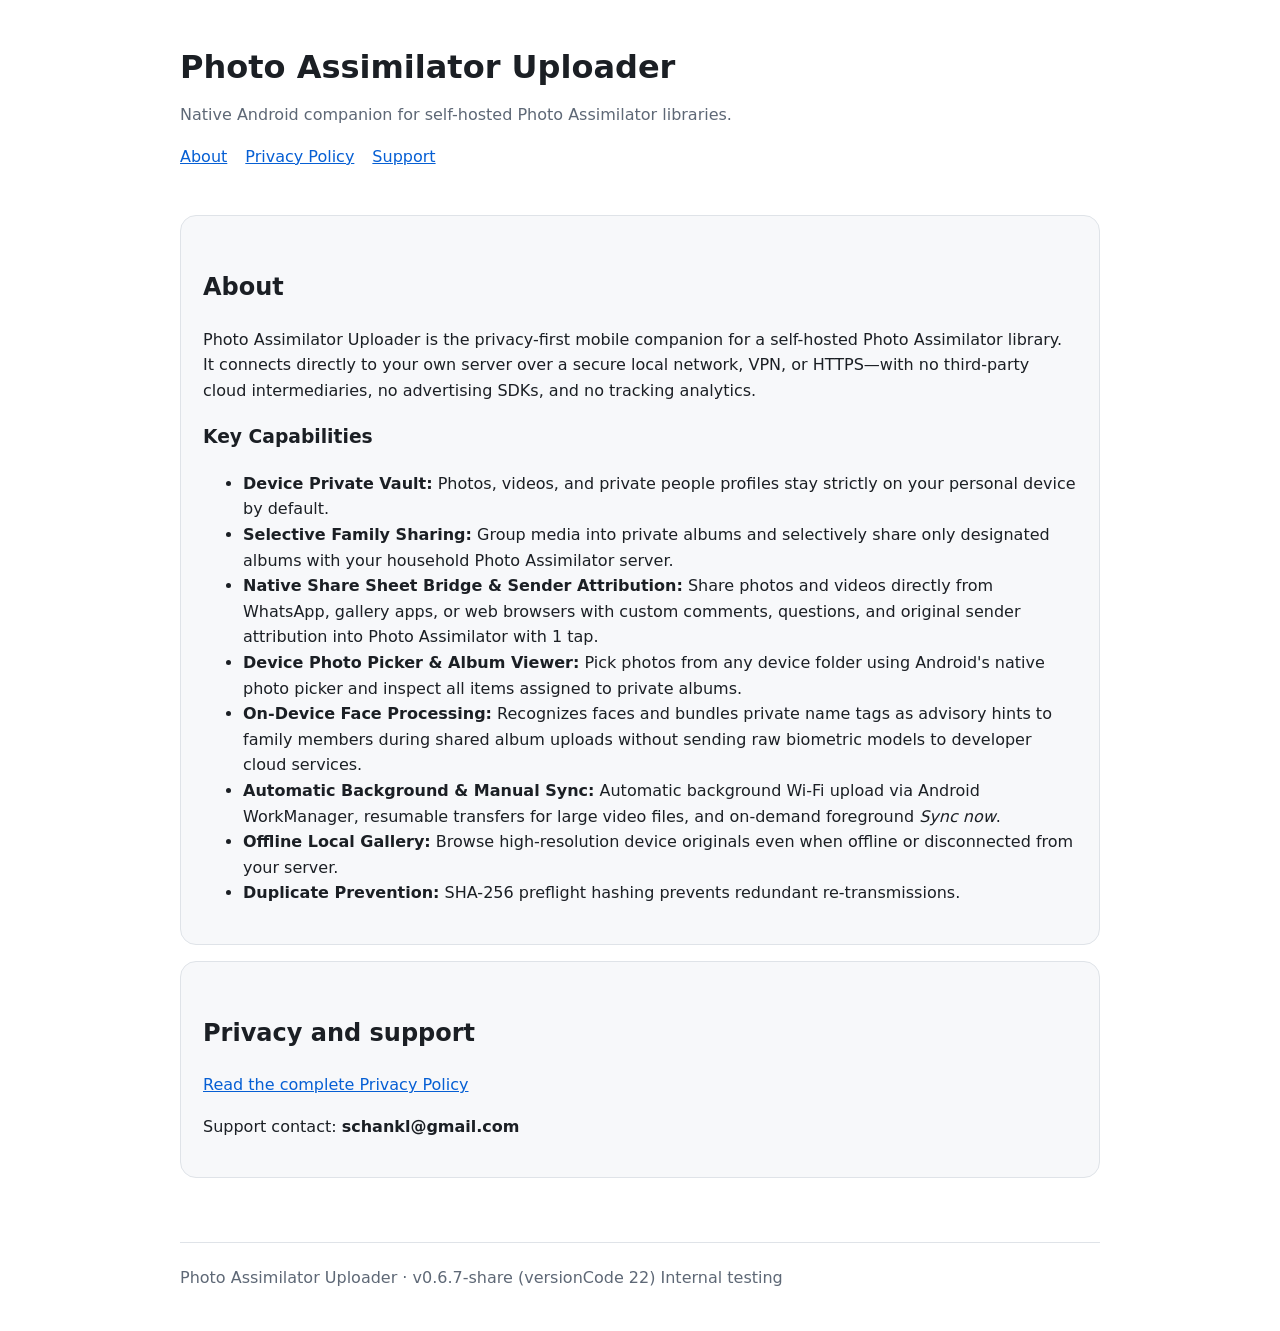
<file: index.html>
<!doctype html>
<html lang="en">
<head>
  <meta charset="utf-8">
  <meta name="viewport" content="width=device-width,initial-scale=1">
  <title>Photo Assimilator Uploader</title>
  <link rel="stylesheet" href="styles.css">
</head>
<body>
<header>
  <h1>Photo Assimilator Uploader</h1>
  <p class="muted">Native Android companion for self-hosted Photo Assimilator libraries.</p>
  <nav>
  <a href="index.html">About</a>
  <a href="privacy.html">Privacy Policy</a>
  <a href="support.html">Support</a>
</nav>
</header>
<main>
  <div class="card">
    <h2>About</h2>
    <p>Photo Assimilator Uploader is the privacy-first mobile companion for a self-hosted Photo Assimilator library. It connects directly to your own server over a secure local network, VPN, or HTTPS—with no third-party cloud intermediaries, no advertising SDKs, and no tracking analytics.</p>
    
    <h3>Key Capabilities</h3>
    <ul>
      <li><strong>Device Private Vault:</strong> Photos, videos, and private people profiles stay strictly on your personal device by default.</li>
      <li><strong>Selective Family Sharing:</strong> Group media into private albums and selectively share only designated albums with your household Photo Assimilator server.</li>
      <li><strong>Native Share Sheet Bridge &amp; Sender Attribution:</strong> Share photos and videos directly from WhatsApp, gallery apps, or web browsers with custom comments, questions, and original sender attribution into Photo Assimilator with 1 tap.</li>
      <li><strong>Device Photo Picker &amp; Album Viewer:</strong> Pick photos from any device folder using Android's native photo picker and inspect all items assigned to private albums.</li>
      <li><strong>On-Device Face Processing:</strong> Recognizes faces and bundles private name tags as advisory hints to family members during shared album uploads without sending raw biometric models to developer cloud services.</li>
      <li><strong>Automatic Background &amp; Manual Sync:</strong> Automatic background Wi-Fi upload via Android WorkManager, resumable transfers for large video files, and on-demand foreground <em>Sync now</em>.</li>
      <li><strong>Offline Local Gallery:</strong> Browse high-resolution device originals even when offline or disconnected from your server.</li>
      <li><strong>Duplicate Prevention:</strong> SHA-256 preflight hashing prevents redundant re-transmissions.</li>
    </ul>
  </div>

  <div class="card">
    <h2>Privacy and support</h2>
    <p><a href="privacy.html">Read the complete Privacy Policy</a></p>
    <p>Support contact: <strong>schankl@gmail.com</strong></p>
  </div>
</main>
<footer>
  Photo Assimilator Uploader · v0.6.7-share (versionCode 22) Internal testing
</footer>
</body>
</html>
</file>
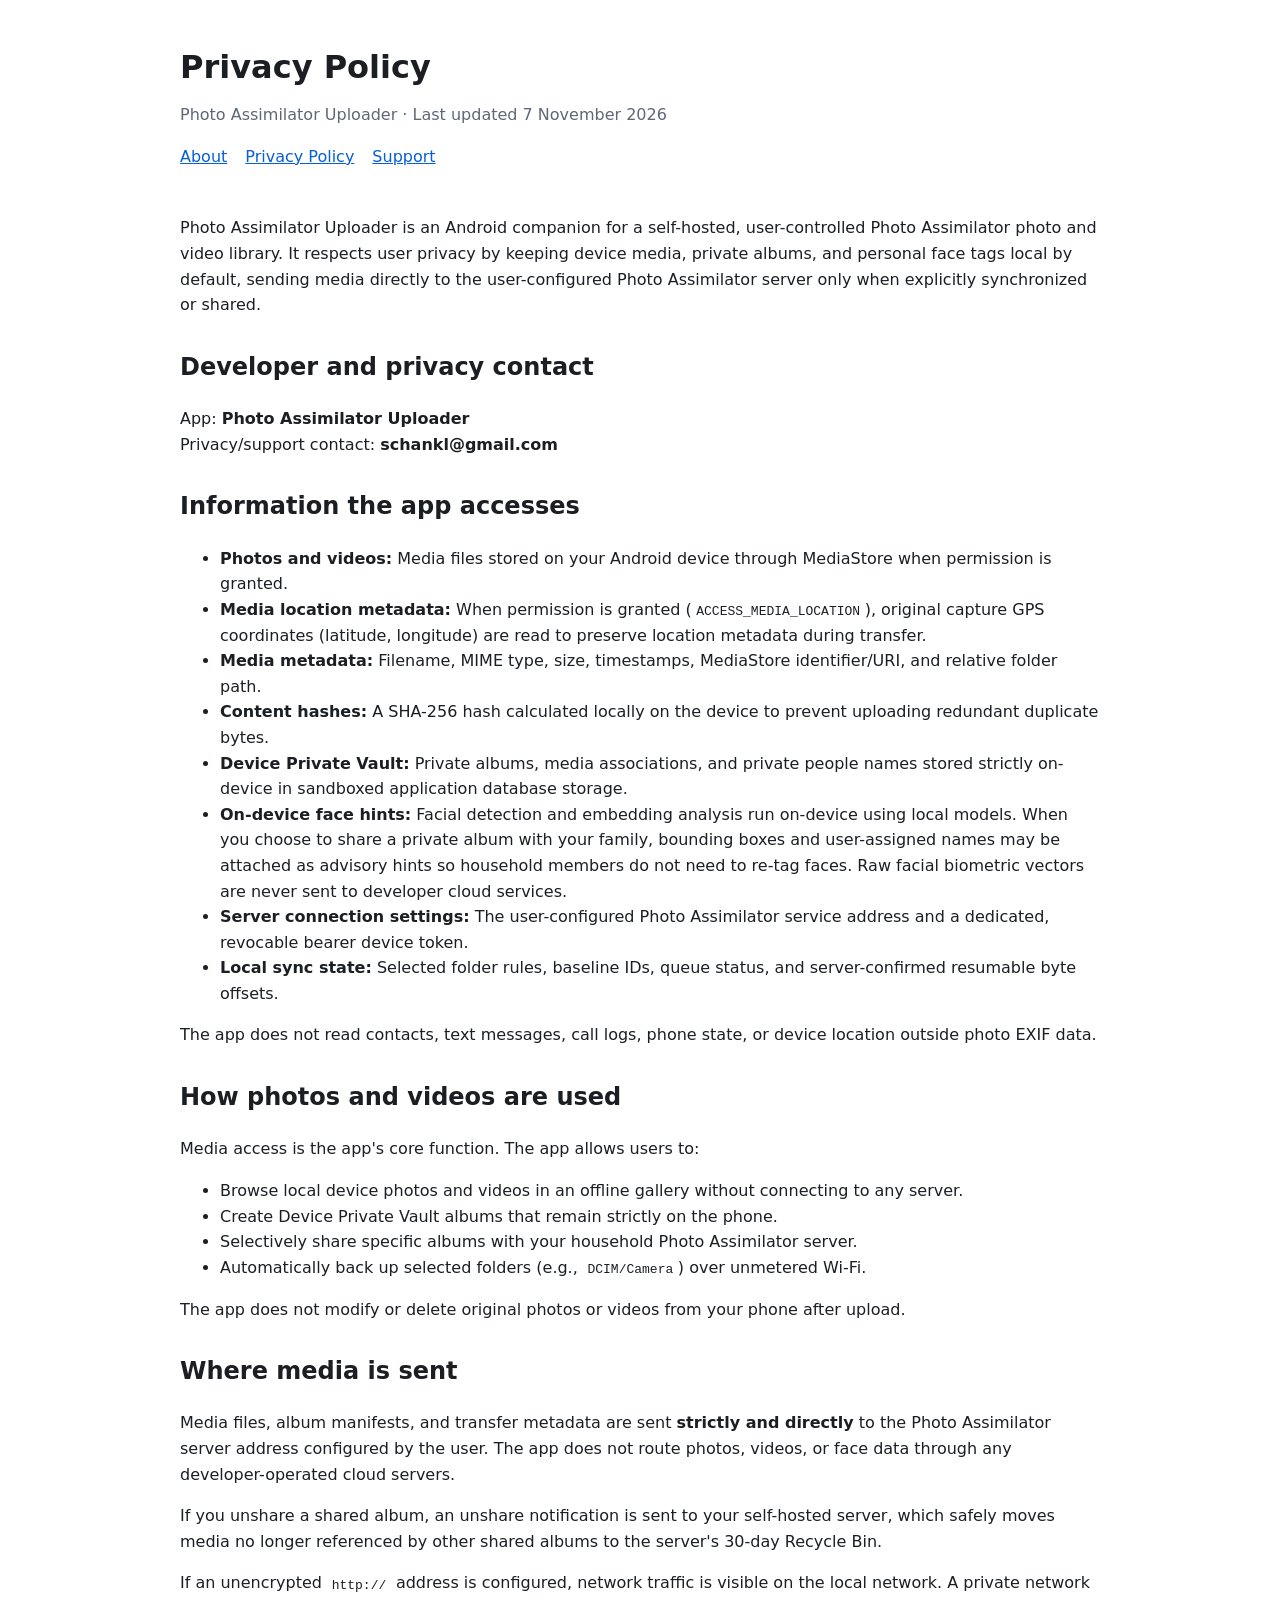
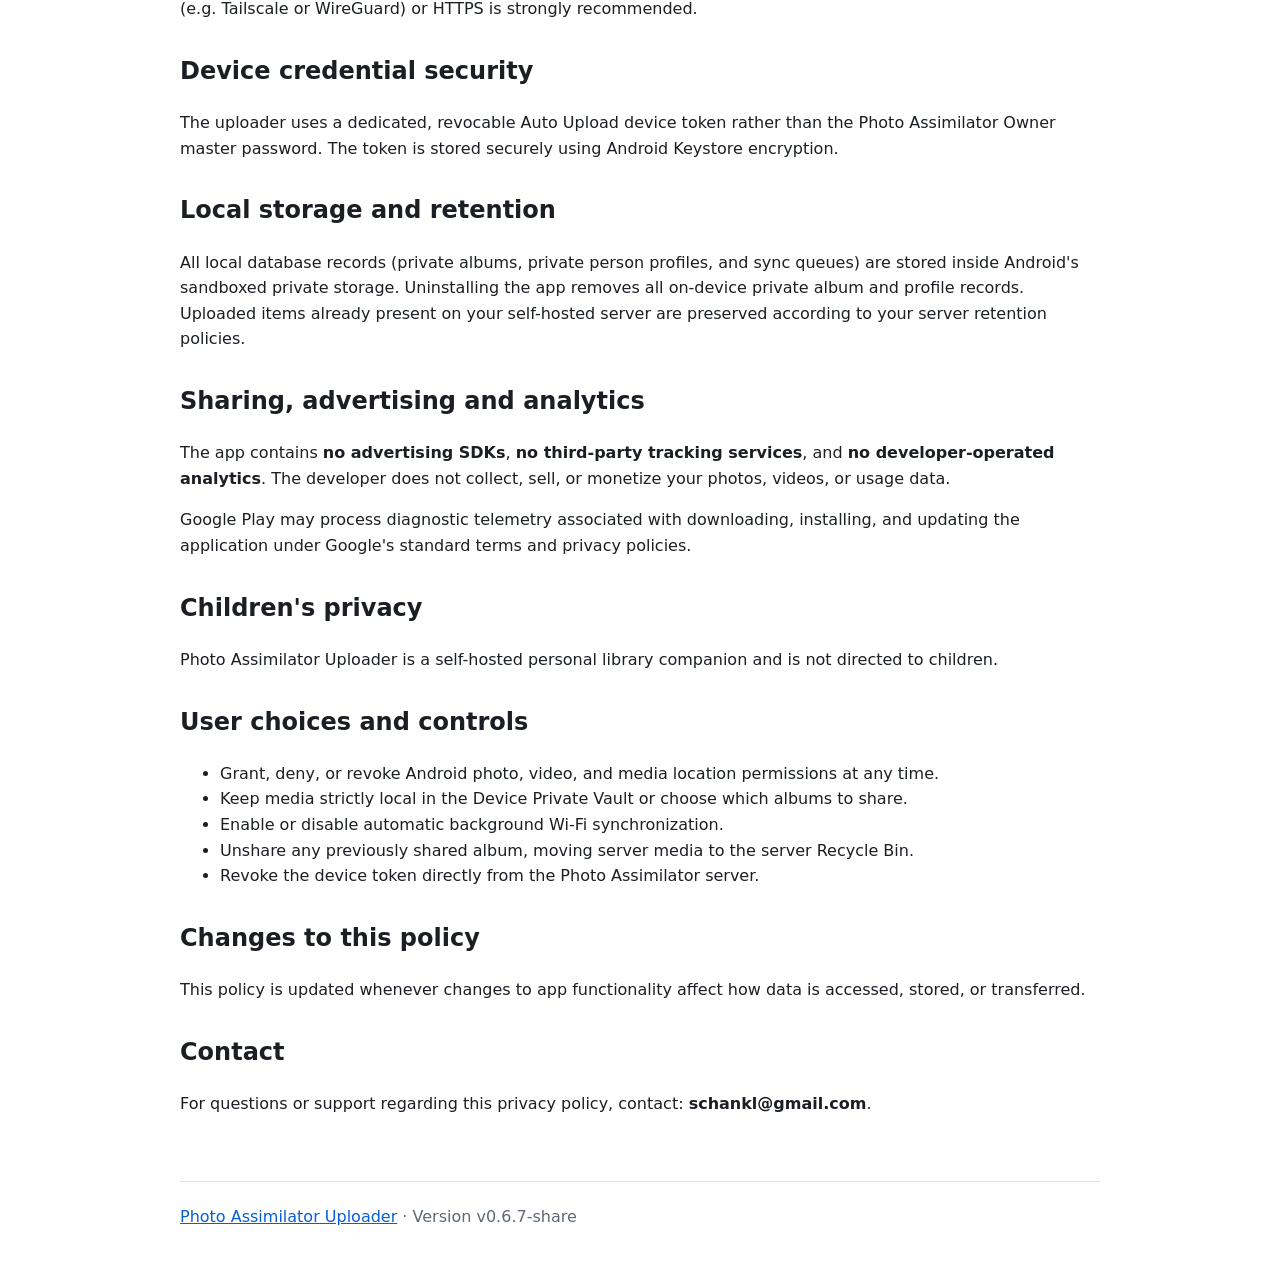
<file: privacy.html>
<!doctype html>
<html lang="en">
<head>
  <meta charset="utf-8">
  <meta name="viewport" content="width=device-width,initial-scale=1">
  <title>Privacy Policy — Photo Assimilator Uploader</title>
  <link rel="stylesheet" href="styles.css">
</head>
<body>
<header>
  <h1>Privacy Policy</h1>
  <p class="muted">Photo Assimilator Uploader · Last updated 7 November 2026</p>
  <nav>
  <a href="index.html">About</a>
  <a href="privacy.html">Privacy Policy</a>
  <a href="support.html">Support</a>
</nav>
</header>
<main>
  <p>Photo Assimilator Uploader is an Android companion for a self-hosted, user-controlled Photo Assimilator photo and video library. It respects user privacy by keeping device media, private albums, and personal face tags local by default, sending media directly to the user-configured Photo Assimilator server only when explicitly synchronized or shared.</p>

  <h2>Developer and privacy contact</h2>
  <p>App: <strong>Photo Assimilator Uploader</strong><br>
  Privacy/support contact: <strong>schankl@gmail.com</strong></p>

  <h2>Information the app accesses</h2>
  <ul>
    <li><strong>Photos and videos:</strong> Media files stored on your Android device through MediaStore when permission is granted.</li>
    <li><strong>Media location metadata:</strong> When permission is granted (<code>ACCESS_MEDIA_LOCATION</code>), original capture GPS coordinates (latitude, longitude) are read to preserve location metadata during transfer.</li>
    <li><strong>Media metadata:</strong> Filename, MIME type, size, timestamps, MediaStore identifier/URI, and relative folder path.</li>
    <li><strong>Content hashes:</strong> A SHA-256 hash calculated locally on the device to prevent uploading redundant duplicate bytes.</li>
    <li><strong>Device Private Vault:</strong> Private albums, media associations, and private people names stored strictly on-device in sandboxed application database storage.</li>
    <li><strong>On-device face hints:</strong> Facial detection and embedding analysis run on-device using local models. When you choose to share a private album with your family, bounding boxes and user-assigned names may be attached as advisory hints so household members do not need to re-tag faces. Raw facial biometric vectors are never sent to developer cloud services.</li>
    <li><strong>Server connection settings:</strong> The user-configured Photo Assimilator service address and a dedicated, revocable bearer device token.</li>
    <li><strong>Local sync state:</strong> Selected folder rules, baseline IDs, queue status, and server-confirmed resumable byte offsets.</li>
  </ul>
  <p>The app does not read contacts, text messages, call logs, phone state, or device location outside photo EXIF data.</p>

  <h2>How photos and videos are used</h2>
  <p>Media access is the app's core function. The app allows users to:</p>
  <ul>
    <li>Browse local device photos and videos in an offline gallery without connecting to any server.</li>
    <li>Create Device Private Vault albums that remain strictly on the phone.</li>
    <li>Selectively share specific albums with your household Photo Assimilator server.</li>
    <li>Automatically back up selected folders (e.g., <code>DCIM/Camera</code>) over unmetered Wi-Fi.</li>
  </ul>
  <p>The app does not modify or delete original photos or videos from your phone after upload.</p>

  <h2>Where media is sent</h2>
  <p>Media files, album manifests, and transfer metadata are sent <strong>strictly and directly</strong> to the Photo Assimilator server address configured by the user. The app does not route photos, videos, or face data through any developer-operated cloud servers.</p>
  <p>If you unshare a shared album, an unshare notification is sent to your self-hosted server, which safely moves media no longer referenced by other shared albums to the server's 30-day Recycle Bin.</p>
  <p>If an unencrypted <code>http://</code> address is configured, network traffic is visible on the local network. A private network (e.g. Tailscale or WireGuard) or HTTPS is strongly recommended.</p>

  <h2>Device credential security</h2>
  <p>The uploader uses a dedicated, revocable Auto Upload device token rather than the Photo Assimilator Owner master password. The token is stored securely using Android Keystore encryption.</p>

  <h2>Local storage and retention</h2>
  <p>All local database records (private albums, private person profiles, and sync queues) are stored inside Android's sandboxed private storage. Uninstalling the app removes all on-device private album and profile records. Uploaded items already present on your self-hosted server are preserved according to your server retention policies.</p>

  <h2>Sharing, advertising and analytics</h2>
  <p>The app contains <strong>no advertising SDKs</strong>, <strong>no third-party tracking services</strong>, and <strong>no developer-operated analytics</strong>. The developer does not collect, sell, or monetize your photos, videos, or usage data.</p>
  <p>Google Play may process diagnostic telemetry associated with downloading, installing, and updating the application under Google's standard terms and privacy policies.</p>

  <h2>Children's privacy</h2>
  <p>Photo Assimilator Uploader is a self-hosted personal library companion and is not directed to children.</p>

  <h2>User choices and controls</h2>
  <ul>
    <li>Grant, deny, or revoke Android photo, video, and media location permissions at any time.</li>
    <li>Keep media strictly local in the Device Private Vault or choose which albums to share.</li>
    <li>Enable or disable automatic background Wi-Fi synchronization.</li>
    <li>Unshare any previously shared album, moving server media to the server Recycle Bin.</li>
    <li>Revoke the device token directly from the Photo Assimilator server.</li>
  </ul>

  <h2>Changes to this policy</h2>
  <p>This policy is updated whenever changes to app functionality affect how data is accessed, stored, or transferred.</p>

  <h2>Contact</h2>
  <p>For questions or support regarding this privacy policy, contact: <strong>schankl@gmail.com</strong>.</p>
</main>
<footer>
  <a href="index.html">Photo Assimilator Uploader</a> · Version v0.6.7-share
</footer>
</body>
</html>
</file>
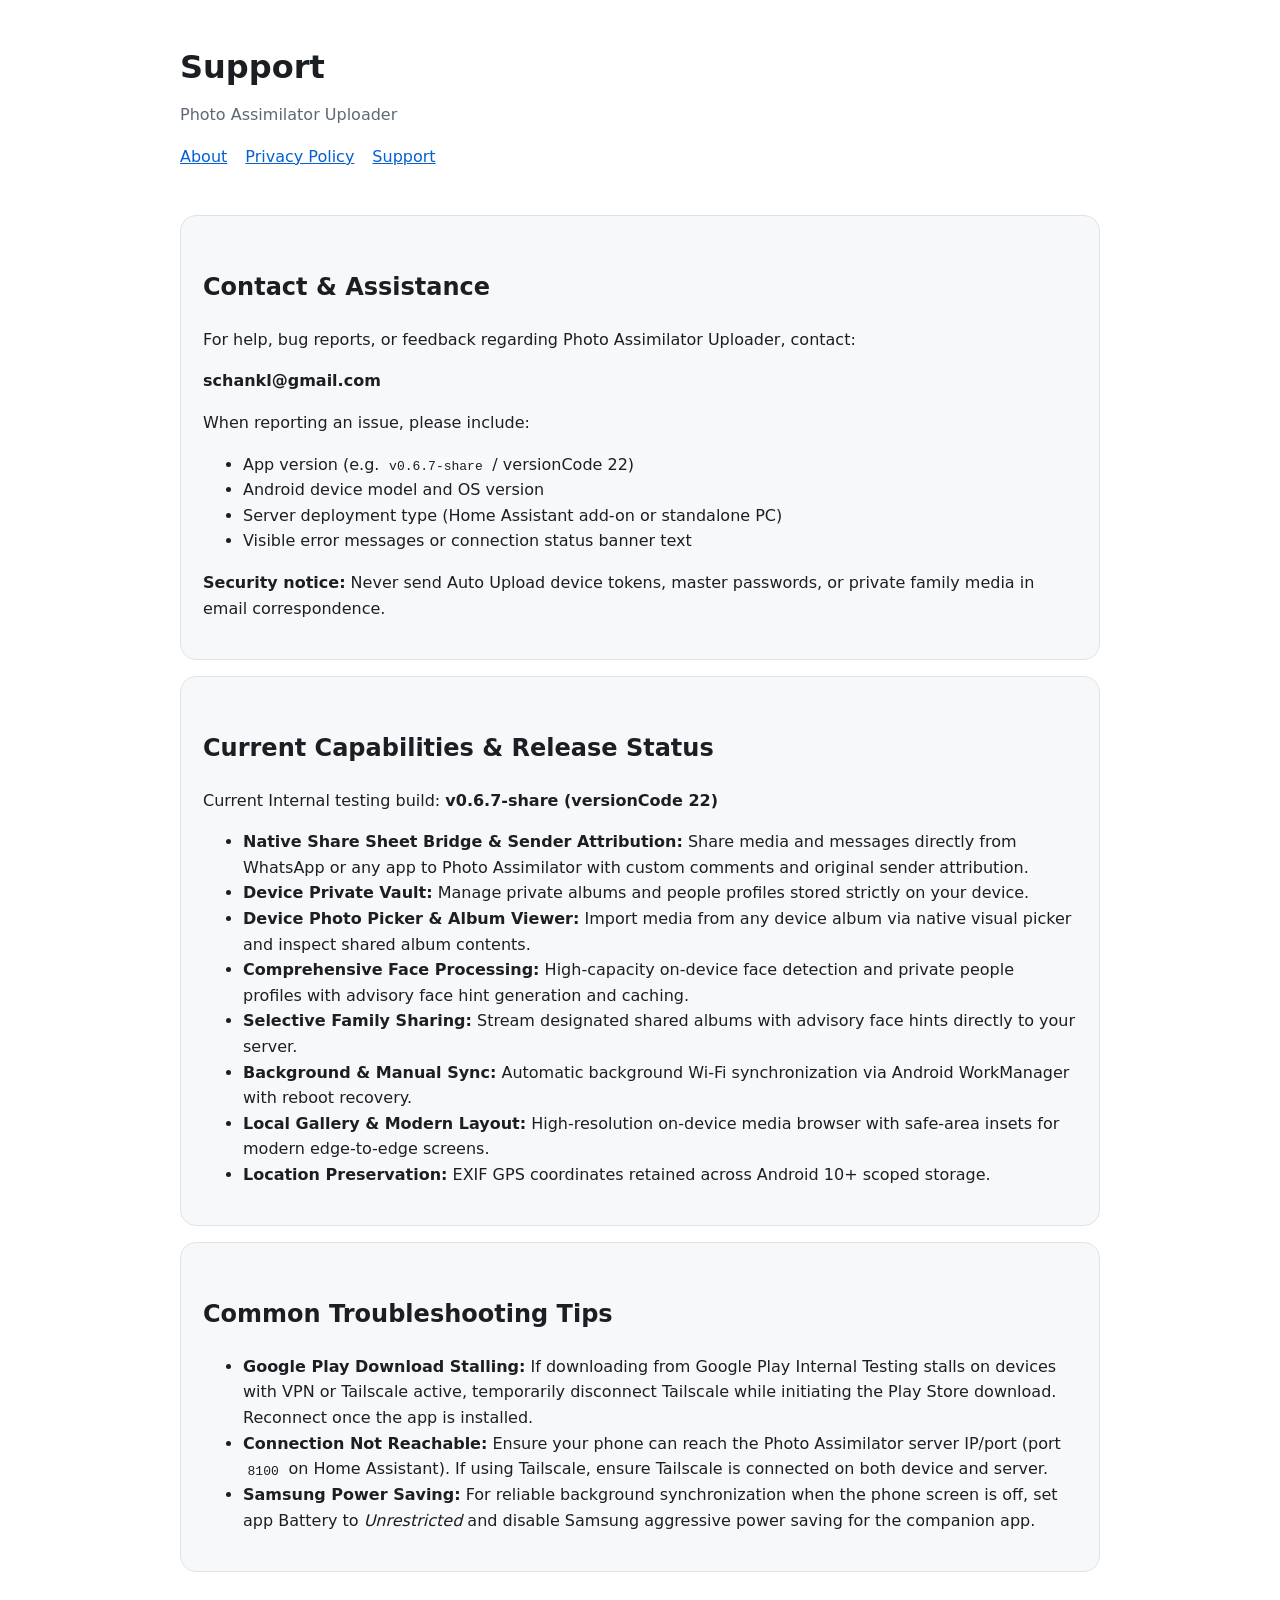
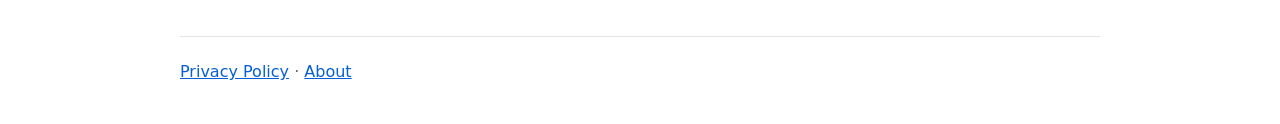
<file: support.html>
<!doctype html>
<html lang="en">
<head>
  <meta charset="utf-8">
  <meta name="viewport" content="width=device-width,initial-scale=1">
  <title>Support — Photo Assimilator Uploader</title>
  <link rel="stylesheet" href="styles.css">
</head>
<body>
<header>
  <h1>Support</h1>
  <p class="muted">Photo Assimilator Uploader</p>
  <nav>
  <a href="index.html">About</a>
  <a href="privacy.html">Privacy Policy</a>
  <a href="support.html">Support</a>
</nav>
</header>
<main>
  <div class="card">
    <h2>Contact &amp; Assistance</h2>
    <p>For help, bug reports, or feedback regarding Photo Assimilator Uploader, contact:</p>
    <p><strong>schankl@gmail.com</strong></p>
    <p>When reporting an issue, please include:</p>
    <ul>
      <li>App version (e.g. <code>v0.6.7-share</code> / versionCode 22)</li>
      <li>Android device model and OS version</li>
      <li>Server deployment type (Home Assistant add-on or standalone PC)</li>
      <li>Visible error messages or connection status banner text</li>
    </ul>
    <p><strong>Security notice:</strong> Never send Auto Upload device tokens, master passwords, or private family media in email correspondence.</p>
  </div>

  <div class="card">
    <h2>Current Capabilities &amp; Release Status</h2>
    <p>Current Internal testing build: <strong>v0.6.7-share (versionCode 22)</strong></p>
    <ul>
      <li><strong>Native Share Sheet Bridge &amp; Sender Attribution:</strong> Share media and messages directly from WhatsApp or any app to Photo Assimilator with custom comments and original sender attribution.</li>
      <li><strong>Device Private Vault:</strong> Manage private albums and people profiles stored strictly on your device.</li>
      <li><strong>Device Photo Picker &amp; Album Viewer:</strong> Import media from any device album via native visual picker and inspect shared album contents.</li>
      <li><strong>Comprehensive Face Processing:</strong> High-capacity on-device face detection and private people profiles with advisory face hint generation and caching.</li>
      <li><strong>Selective Family Sharing:</strong> Stream designated shared albums with advisory face hints directly to your server.</li>
      <li><strong>Background &amp; Manual Sync:</strong> Automatic background Wi-Fi synchronization via Android WorkManager with reboot recovery.</li>
      <li><strong>Local Gallery &amp; Modern Layout:</strong> High-resolution on-device media browser with safe-area insets for modern edge-to-edge screens.</li>
      <li><strong>Location Preservation:</strong> EXIF GPS coordinates retained across Android 10+ scoped storage.</li>
    </ul>
  </div>

  <div class="card">
    <h2>Common Troubleshooting Tips</h2>
    <ul>
      <li><strong>Google Play Download Stalling:</strong> If downloading from Google Play Internal Testing stalls on devices with VPN or Tailscale active, temporarily disconnect Tailscale while initiating the Play Store download. Reconnect once the app is installed.</li>
      <li><strong>Connection Not Reachable:</strong> Ensure your phone can reach the Photo Assimilator server IP/port (port <code>8100</code> on Home Assistant). If using Tailscale, ensure Tailscale is connected on both device and server.</li>
      <li><strong>Samsung Power Saving:</strong> For reliable background synchronization when the phone screen is off, set app Battery to <em>Unrestricted</em> and disable Samsung aggressive power saving for the companion app.</li>
    </ul>
  </div>
</main>
<footer>
  <a href="privacy.html">Privacy Policy</a> · <a href="index.html">About</a>
</footer>
</body>
</html>
</file>
<file: styles.css>
:root {
  color-scheme: light dark;
  --bg: #0f1115;
  --panel: #181b22;
  --text: #f2f4f7;
  --muted: #b4bbc6;
  --accent: #7db7ff;
  --border: #2a303b;
}
* { box-sizing: border-box; }
body {
  margin: 0;
  font-family: system-ui, -apple-system, Segoe UI, Roboto, sans-serif;
  background: var(--bg);
  color: var(--text);
  line-height: 1.6;
}
header, main, footer {
  width: min(920px, calc(100% - 32px));
  margin: 0 auto;
}
header { padding: 28px 0 12px; }
nav { display: flex; gap: 18px; flex-wrap: wrap; }
nav a, a { color: var(--accent); }
main { padding: 18px 0 48px; }
.card {
  background: var(--panel);
  border: 1px solid var(--border);
  border-radius: 16px;
  padding: 22px;
  margin: 16px 0;
}
h1 { line-height: 1.15; margin-bottom: 8px; }
h2 { margin-top: 30px; }
small, .muted { color: var(--muted); }
code {
  background: rgba(255,255,255,.08);
  padding: .12em .35em;
  border-radius: 5px;
}
footer {
  border-top: 1px solid var(--border);
  padding: 22px 0 40px;
  color: var(--muted);
}
@media (prefers-color-scheme: light) {
  :root {
    --bg: #ffffff;
    --panel: #f7f8fa;
    --text: #1b1f24;
    --muted: #5e6876;
    --accent: #065fd4;
    --border: #dfe3e8;
  }
}
</file>
